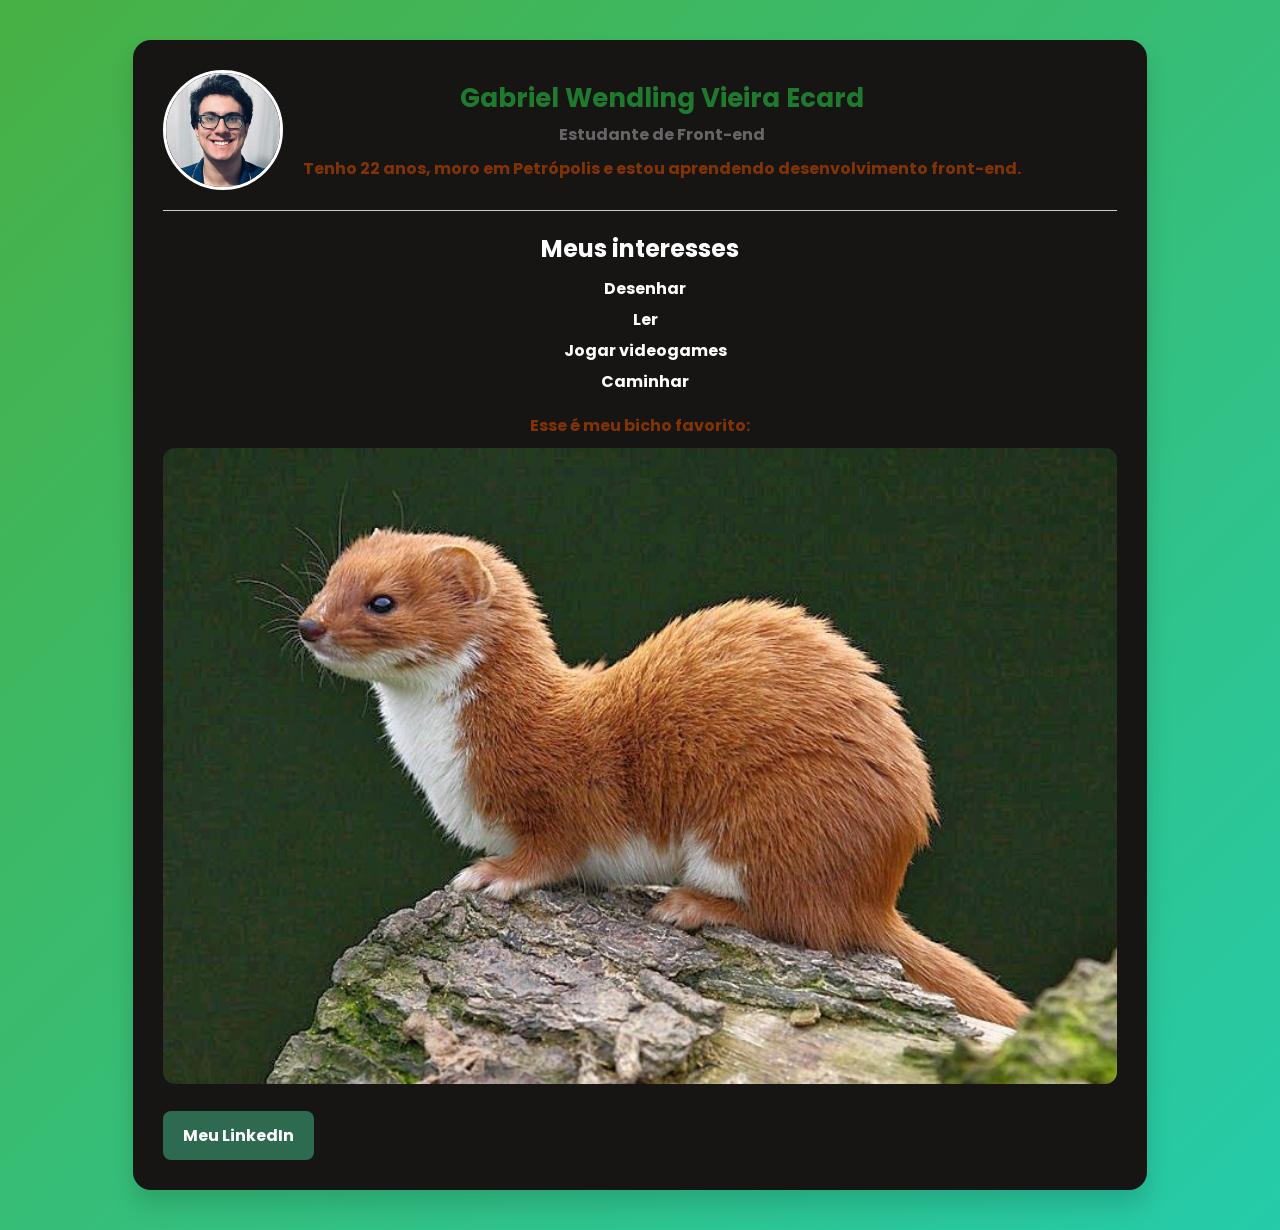
<file: exercicio 1/index.html>
<!DOCTYPE html>
<html lang="pt-br">
<head>
    <meta charset="UTF-8">
    <title>Exercicio 1</title>
    <link rel="stylesheet" href="style1.css">
    <link href="https://fonts.googleapis.com/css2?family=Poppins&display=swap" rel="stylesheet">
</head>
<body>

<div class="card">

    <div class="topo">
        <img src="assets/foto-curriculo.jpeg" class="foto-perfil">

        <div class="info">
            <h1>Gabriel Wendling Vieira Ecard</h1>
            <p class="subtitulo">Estudante de Front-end</p>
            <p>
                Tenho 22 anos, moro em Petrópolis e estou aprendendo desenvolvimento front-end.
            </p>
        </div>
    </div>

    <hr>

    <h2>Meus interesses</h2>

    <ul>
        <li>Desenhar</li>
        <li>Ler</li>
        <li>Jogar videogames</li>
        <li>Caminhar</li>
    </ul>

    <p> Esse é meu bicho favorito:</p>

    <img src="assets/Arminho-6-1.jpg" class="bicho">

    <a href="https://www.linkedin.com/" class="botao">
        Meu LinkedIn
    </a>

</div>

</body>
</html>
</file>
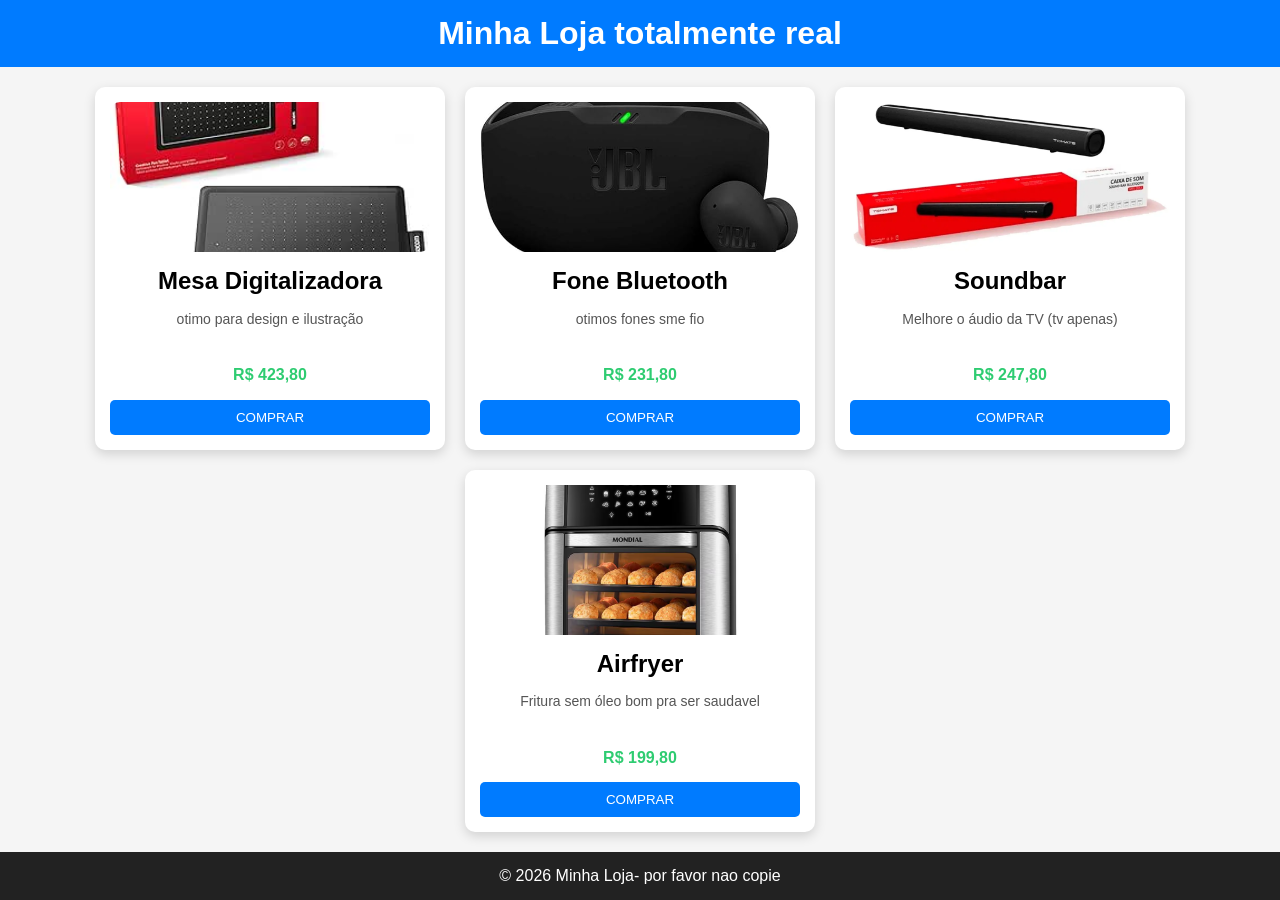
<file: exercicio 2/index.html>
<!DOCTYPE html>
<html lang="pt-br">
<head>
    <meta charset="UTF-8">
    <meta name="viewport" content="width=device-width, initial-scale=1.0">
    <title>Minha Loja</title>
    <link rel="stylesheet" href="style2.css">
</head>
<body>

    <header class="header">
        <h1>Minha Loja totalmente real</h1>
    </header>

    <div class="container">

        <div class="card">
            <img src="assets\71+xzUu92ZL._AC_SY300_SX300_QL70_ML2_.jpg" alt="">
            <h2>Mesa Digitalizadora</h2>
            <p>otimo para design e ilustração</p>
            <span class="preco">R$ 423,80</span>
            <button>COMPRAR</button>
        </div>

        <div class="card">
            <img src="assets\414+kOLlS5L._AC_SY355_.jpg" alt="">
            <h2>Fone Bluetooth</h2>
            <p>otimos fones sme fio</p>
            <span class="preco">R$ 231,80</span>
            <button>COMPRAR</button>
        </div>

        <div class="card">
            <img src="assets\D_Q_NP_825578-MLB70865943997_082023-F.webp" alt="">
            <h2>Soundbar</h2>
            <p>Melhore o áudio da TV (tv apenas)</p>
            <span class="preco">R$ 247,80</span>
            <button>COMPRAR</button>
        </div>

        <div class="card">
            <img src="assets\1g.avif" alt="">
            <h2>Airfryer</h2>
            <p>Fritura sem óleo bom pra ser saudavel</p>
            <span class="preco">R$ 199,80</span>
            <button>COMPRAR</button>
        </div>

    </div>

    <footer class="footer">
        <p>© 2026 Minha Loja- por favor nao copie</p>
    </footer>

</body>
</html>
</file>
<file: exercicio 1/style1.css>
* {
    margin: 0;
    padding: 0;
    box-sizing: border-box;
}

body {
    font-family: 'Poppins', sans-serif;
    font-weight: bold;
    background: linear-gradient(135deg, #48b044, #25cbaa);
    min-height: 100vh;
    display: flex;
    justify-content: center;
    align-items: center;
    padding: 40px;
}

.card {
    background: #171414;
    border-radius: 18px;
    padding: 30px;
    box-shadow: 0 15px 25px rgba(0, 0, 0, 0.15);
}

.topo {
    display: flex;
    align-items: center;
    gap: 20px;
}

.foto-perfil {
    width: 120px;
    height: 120px;
    border-radius: 50%;
    object-fit: contain;
    border: 3px solid white;
}

.info {
    text-align: left;
}

h1 {
    text-align: center;
     color: #1f7a2e;
    font-size: 26px;
}

.subtitulo {
    color: #666;
    margin: 5px 0 10px;
}

hr {
    margin: 20px 0;
    border: none;
    border-top: 1px solid #ccc;
}

h2 {
    margin: 20px 0 10px;
    color: white;
    text-align: center;
}

ul {
    list-style: none;
    margin: 10px 0 20px 10px;
    text-align: center;
    padding: 0;
}

ul li {
    color: white;
    margin-bottom: 6px;
}

p {
    line-height: 1.5;
    color: rgba(163, 62, 0, 0.759);
    text-align: center;
}

.bicho {
    width: 100%;
    border-radius: 12px;
    margin-top: 10px;
}


.botao {
    display: inline-block;
    margin-top: 20px;
    padding: 12px 20px;
     background: #2d6a4f;
    color: white;
    text-decoration: none;
    border-radius: 8px;
    font-weight: bold;
}

.botao:hover {
     background: #1b4332;
}
</file>
<file: exercicio 2/style2.css>
* {
    margin: 0;
    padding: 0;
    box-sizing: border-box;
}

html, body {
    height: 100%;
}

body {
    display: flex;
    flex-direction: column;
    font-family: Arial, sans-serif;
    background-color: #f5f5f5;
}


.header {
    background: #007BFF;
    color: white;
    padding: 15px;
    text-align: center;
}

.container {
    flex: 1;
    display: flex;
    flex-wrap: wrap;
    justify-content: center;
    gap: 20px;
    padding: 20px;
}


.card {
    width: 350px;
    background: white;
    padding: 15px;
    border-radius: 10px;
    box-shadow: 0 4px 12px rgba(0,0,0,0.15);
    text-align: center;
    transition: transform 0.2s;
    display: flex;
    flex-direction: column;
    justify-content: space-between;
}


.card:hover {
    transform: translateY(-5px);
}


.card img {
    width: 100%;
    height: 150px;
    object-fit: cover;
    border-radius: 10px;
}


.card h2 {
    margin: 10px 0;
}

.card p {
    font-size: 14px;
    color: #555;
    min-height: 40px;
}

.preco {
    display: block;
    color: #2ecc71;
    font-weight: bold;
    margin: 10px 0;
}

.card button {
    width: 100%;
    padding: 10px;
    border: none;
    background: #007BFF;
    color: white;
    border-radius: 5px;
    cursor: pointer;
}

.card button:hover {
    background: #0056b3;
}

.footer {
    background: #222;
    color: white;
    text-align: center;
    padding: 15px;
}
</file>
